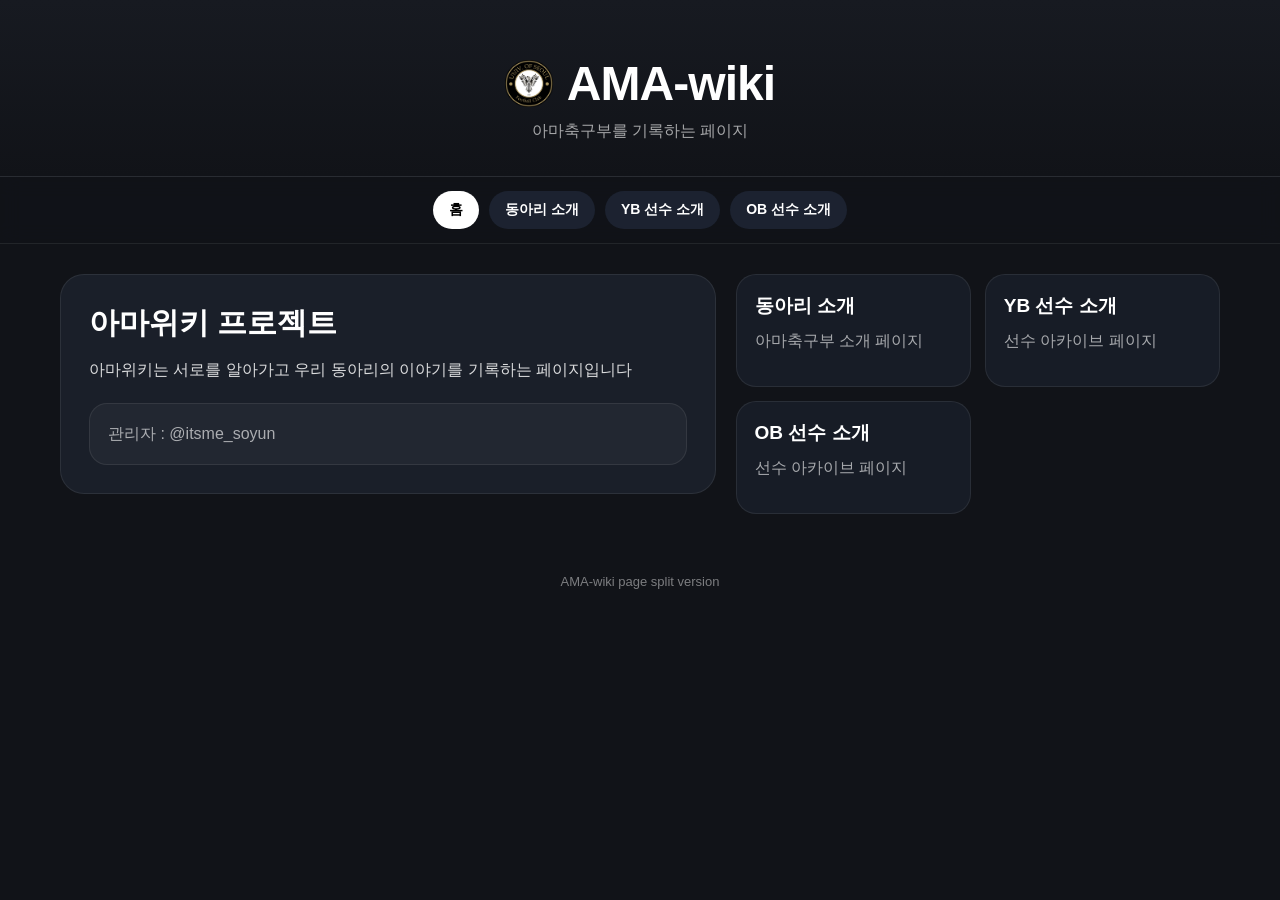
<file: index.html>
<!DOCTYPE html>
<html lang="ko">
<head>
<meta charset="UTF-8">
<meta name="viewport" content="width=device-width, initial-scale=1.0">
<title>AMA-wiki</title>
<link rel="stylesheet" href="style.css">
</head>
<body>
<header class="hero">
  <h1 class="logo-title">
  <img src="image2/logo.png" alt="logo" class="logo-img">
  AMA-wiki
</h1>
  <p>아마축구부를 기록하는 페이지</p>
</header>
<nav class="main-nav"><a href="index.html" class="active">홈</a><a href="club.html" class="">동아리 소개</a><a href="yb.html" class="">YB 선수 소개</a><a href="ob.html" class="">OB 선수 소개</a></nav>
<main class="container">
  <section class="home-grid">
    <div class="intro-card">
      <h2>아마위키 프로젝트</h2>
      <p>아마위키는 서로를 알아가고 우리 동아리의 이야기를 기록하는 페이지입니다</p>
      <div class="notice">관리자 : @itsme_soyun</div>
    </div>
    <div class="link-grid">
      <a class="link-card" href="club.html">
        <h3>동아리 소개</h3>
        <p>아마축구부 소개 페이지</p>
      </a>
      <a class="link-card" href="yb.html">
        <h3>YB 선수 소개</h3>
        <p>선수 아카이브 페이지</p>
      </a>
      <a class="link-card" href="ob.html">
        <h3>OB 선수 소개</h3>
        <p>선수 아카이브 페이지</p>
      </a>
    </div>
  </section>
</main>
<div class="footer">AMA-wiki page split version</div>
</body>
</html>
</file>
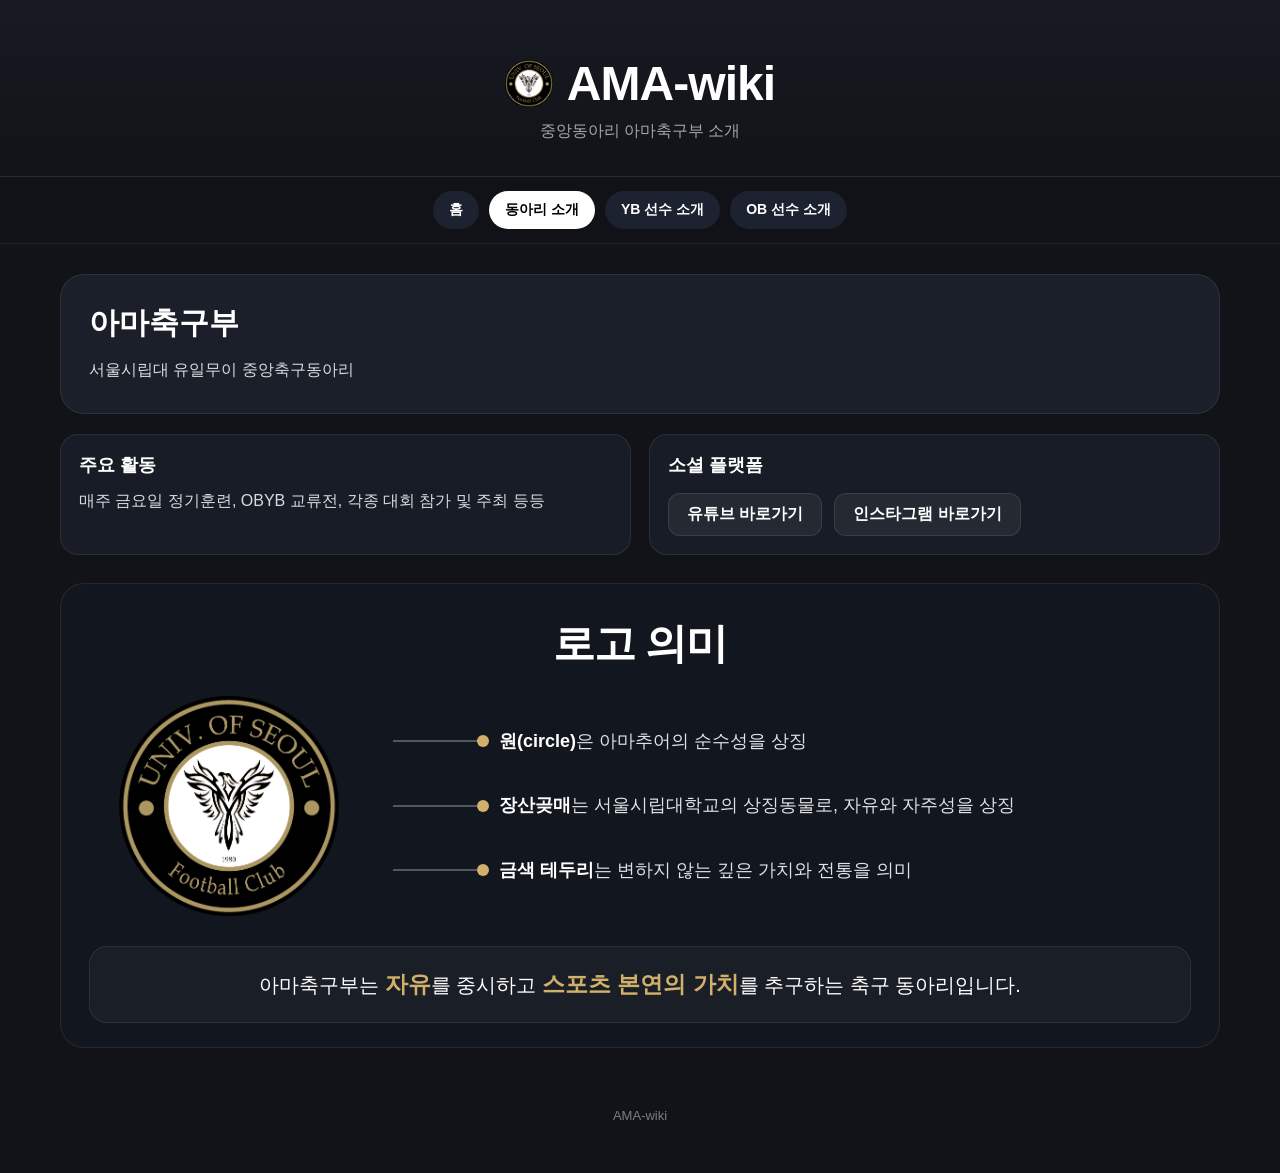
<file: club.html>
<!DOCTYPE html>
<html lang="ko">
<head>
<meta charset="UTF-8">
<meta name="viewport" content="width=device-width, initial-scale=1.0">
<title>동아리 소개 | AMA-wiki</title>
<link rel="stylesheet" href="style.css">
</head>
<body>
<header class="hero">
  <h1 class="logo-title">
    <img src="image2/logo.png" alt="logo" class="logo-img">
    AMA-wiki
  </h1>
  <p>중앙동아리 아마축구부 소개</p>
</header>
<nav class="main-nav"><a href="index.html" class="">홈</a><a href="club.html" class="active">동아리 소개</a><a href="yb.html" class="">YB 선수 소개</a><a href="ob.html" class="">OB 선수 소개</a></nav>
<main class="container">
  <section class="intro-card">
    <h2>아마축구부</h2>
    <p>서울시립대 유일무이 중앙축구동아리</p>
  </section>
  <section class="intro-grid">
    <article class="info-box">
      <h3>주요 활동</h3>
      <p>매주 금요일 정기훈련, OBYB 교류전, 각종 대회 참가 및 주최 등등</p>
    </article>
    <article class="info-box">
  <h3>소셜 플랫폼</h3>

  <div class="social-links">
    <a href="https://youtube.com/@ama-uos?si=r1Q3ofP9gM_IFpgq" target="_blank" class="social-link">
      유튜브 바로가기
    </a>
    <a href="https://www.instagram.com/uos_amafootball?utm_source=ig_web_button_share_sheet&igsh=ZDNlZDc0MzIxNw==" target="_blank" class="social-link">
      인스타그램 바로가기
    </a>
  </div>
</article>
  </section>
  <section class="logo-meaning-section">
  <div class="logo-meaning-box">
    <h2 class="logo-meaning-title">로고 의미</h2>

    <div class="logo-meaning-content">
      <div class="logo-area">
        <img src="image2/logo.png" alt="아마축구부 로고" class="logo-big">
      </div>

      <div class="meaning-area">
        <div class="meaning-row">
          <div class="meaning-line"></div>
          <div class="meaning-text">
            <strong>원(circle)</strong>은 아마추어의 순수성을 상징
          </div>
        </div>

        <div class="meaning-row">
          <div class="meaning-line"></div>
          <div class="meaning-text">
            <strong>장산곶매</strong>는 서울시립대학교의 상징동물로, 자유와 자주성을 상징
          </div>
        </div>

        <div class="meaning-row">
          <div class="meaning-line"></div>
          <div class="meaning-text">
            <strong>금색 테두리</strong>는 변하지 않는 깊은 가치와 전통을 의미
          </div>
        </div>
      </div>
    </div>

    <div class="logo-bottom-message">
      아마축구부는 <span>자유</span>를 중시하고 <span>스포츠 본연의 가치</span>를 추구하는 축구 동아리입니다.
    </div>
  </div>
</section>
</main>
<div class="footer">AMA-wiki</div>
</body>
</html>
</file>
<file: style.css>
*{box-sizing:border-box}

:root{
  --bg:#111318;
  --panel:#171c26;
  --panel-2:#1a1f29;
  --line:rgba(255,255,255,.08);
  --text:rgba(255,255,255,.84);
  --muted:rgba(255,255,255,.62);
  --pill:#1c2230;
}

html{scroll-behavior:smooth}

body{
  margin:0;
  font-family:-apple-system,BlinkMacSystemFont,"Apple SD Gothic Neo","Pretendard","Noto Sans KR",Arial,sans-serif;
  background:var(--bg);
  color:#fff;
}

a{
  color:inherit;
  text-decoration:none;
}

img{display:block}

/* 헤더 */
header.hero{
  padding:56px 20px 34px;
  text-align:center;
  border-bottom:1px solid var(--line);
  background:linear-gradient(to bottom,#171a21,#111318);
}

.hero h1{
  margin:0;
  font-size:48px;
  font-weight:800;
  letter-spacing:-.02em;
}

.hero p{
  margin:10px 0 0;
  color:var(--muted);
}

.logo-title{
  display:flex;
  align-items:center;
  justify-content:center;
  gap:14px;
}

.logo-img{
  width:48px;
  height:48px;
  object-fit:contain;
}

/* 네비 */
.main-nav{
  position:sticky;
  top:0;
  z-index:30;
  display:flex;
  justify-content:center;
  gap:10px;
  flex-wrap:wrap;
  padding:14px 16px;
  background:rgba(17,19,24,.88);
  backdrop-filter:blur(10px);
  border-bottom:1px solid var(--line);
}

.main-nav a{
  padding:10px 16px;
  border-radius:999px;
  background:var(--pill);
  color:#fff;
  font-size:14px;
  font-weight:700;
}

.main-nav a.active{
  background:#fff;
  color:#000;
}

/* 공통 레이아웃 */
.container{
  max-width:1200px;
  margin:0 auto;
  padding:30px 20px 60px;
}

.intro-card,
.info-box,
.player-card,
.control-box,
.modal-box{
  border:1px solid var(--line);
}

/* 소개 페이지 */
.intro-card{
  background:var(--panel-2);
  border-radius:24px;
  padding:28px;
  margin-bottom:20px;
}

.intro-card h2,
.section-title{
  margin:0 0 12px;
  font-size:30px;
}

.intro-card p,
.section-desc,
.info-box p{
  margin:0;
  line-height:1.8;
  color:var(--text);
}

.intro-grid{
  display:grid;
  grid-template-columns:repeat(2,1fr);
  gap:18px;
}

.info-box{
  background:var(--panel);
  border-radius:18px;
  padding:18px;
}

.info-box h3{
  margin:0 0 10px;
  font-size:18px;
}

/* 홈 */
.home-grid{
  display:grid;
  grid-template-columns:1.15fr .85fr;
  gap:20px;
}

.link-grid{
  display:grid;
  grid-template-columns:repeat(2,1fr);
  gap:14px;
}

.link-card{
  background:var(--panel);
  border:1px solid var(--line);
  border-radius:20px;
  padding:18px;
  transition:.2s ease;
}

.link-card:hover{
  transform:translateY(-3px);
}

.link-card h3{
  margin:0 0 8px;
  font-size:19px;
}

.link-card p{
  margin:0;
  color:var(--muted);
  line-height:1.7;
}

/* 기존 top-bar 기본 */
.top-bar{
  display:grid;
  grid-template-columns:1fr auto;
  gap:14px;
  align-items:start;
  margin-bottom:24px;
}

.search-box input{
  width:100%;
  padding:14px 16px;
  border:none;
  border-radius:14px;
  background:var(--pill);
  color:#fff;
  font-size:14px;
}

.control-row{
  display:flex;
  gap:10px;
  flex-wrap:wrap;
  justify-content:flex-end;
}

.control-box select,
.toggle-btn{
  padding:12px 14px;
  border:none;
  border-radius:14px;
  background:var(--pill);
  color:#fff;
  font-size:14px;
  cursor:pointer;
}

.toggle-btn.active{
  background:#fff;
  color:#000;
  font-weight:800;
}

/* 선수 소개 페이지용 개선된 상단 바 */
.clean-top-bar{
  display:flex;
  align-items:center;
  justify-content:flex-start;
  gap:14px;
  flex-wrap:nowrap;
  margin-top:10px;
  margin-bottom:22px;
}

.compact-search{
  flex:1;
  max-width:980px;
}

.compact-search input{
  width:100%;
  height:48px;
  padding:0 18px;
  border:1px solid rgba(255,255,255,0.08);
  border-radius:18px;
  background:linear-gradient(135deg, rgba(19,27,45,0.95), rgba(25,35,56,0.92));
  color:#fff;
  font-size:16px;
  outline:none;
  transition:all 0.2s ease;
}

.compact-search input::placeholder{
  color:rgba(255,255,255,0.35);
}

.compact-search input:focus{
  border-color:rgba(255,255,255,0.18);
  box-shadow:0 0 0 4px rgba(255,255,255,0.04);
}

.clean-controls{
  display:flex;
  align-items:center;
  gap:10px;
  flex-shrink:0;
}

.select-wrap{
  position:relative;
  width:138px;
}

.select-wrap select{
  width:100%;
  height:48px;
  padding:0 40px 0 16px;
  border:1px solid rgba(255,255,255,0.08);
  border-radius:18px;
  background:linear-gradient(135deg, rgba(19,27,45,0.95), rgba(25,35,56,0.92));
  color:#fff;
  font-size:16px;
  font-weight:600;
  outline:none;
  appearance:none;
  -webkit-appearance:none;
  -moz-appearance:none;
  cursor:pointer;
  transition:all 0.2s ease;
}

.select-wrap select:focus{
  border-color:rgba(255,255,255,0.18);
  box-shadow:0 0 0 4px rgba(255,255,255,0.04);
}

.select-wrap::after{
  content:"⌄";
  position:absolute;
  right:14px;
  top:50%;
  transform:translateY(-52%);
  color:rgba(255,255,255,0.72);
  font-size:16px;
  pointer-events:none;
}

.select-wrap select option{
  background:#111827;
  color:#ffffff;
}

/* 선수 카드 */
.player-grid{
  display:grid;
  grid-template-columns:repeat(4,1fr);
  gap:20px;
}

.player-card{
  background:var(--panel-2);
  border-radius:20px;
  overflow:hidden;
  cursor:pointer;
  transition:.2s ease;
}

.player-card:hover{
  transform:translateY(-4px);
}

.card-image{
  width:100%;
  height:220px;
  object-fit:cover;
  background:#0e1116;
}

.card-body{
  padding:18px;
}

.badge{
  display:inline-flex;
  align-items:center;
  padding:6px 10px;
  border-radius:999px;
  font-size:12px;
  font-weight:800;
  margin-bottom:12px;
}

.badge.yb{
  background:rgba(76,175,80,.16);
  color:#9be7a0;
}

.badge.ob{
  background:rgba(33,150,243,.16);
  color:#90caf9;
}

.player-name{
  font-size:20px;
  font-weight:800;
  margin-bottom:10px;
}

.card-info{
  display:grid;
  gap:6px;
  font-size:14px;
  color:rgba(255,255,255,.8);
}

.empty{
  text-align:center;
  padding:64px 20px;
  color:var(--muted);
}

/* 모달 */
.modal{
  position:fixed;
  inset:0;
  background:rgba(0,0,0,.72);
  display:none;
  align-items:center;
  justify-content:center;
  padding:20px;
  z-index:100;
}

.modal.show{
  display:flex;
}

.modal-box{
  background:#141923;
  border-radius:24px;
  max-width:920px;
  width:100%;
  max-height:90vh;
  overflow:auto;
}

.modal-inner{
  display:grid;
  grid-template-columns:300px 1fr;
}

.modal-left{
  padding:24px;
  background:#10141c;
}

.modal-img{
  width:100%;
  border-radius:16px;
  object-fit:cover;
}

.modal-name{
  font-size:28px;
  font-weight:800;
  margin-top:14px;
}

.modal-sub{
  margin-top:8px;
  color:rgba(255,255,255,.7);
  line-height:1.6;
}

.modal-right{
  padding:24px;
}

.detail{
  background:var(--panel-2);
  border-radius:14px;
  padding:12px 14px;
  margin-bottom:10px;
}

.label{
  font-size:12px;
  color:rgba(255,255,255,.5);
}

.value{
  margin-top:4px;
  line-height:1.65;
  font-weight:600;
  word-break:keep-all;
}

.insta-wrap{
  display:flex;
  align-items:center;
  gap:10px;
  flex-wrap:wrap;
}

.insta-btn{
  display:inline-flex;
  align-items:center;
  padding:6px 14px;
  border-radius:999px;
  background:transparent;
  border:1px solid rgba(255,255,255,.24);
  color:#fff;
  font-size:12px;
  font-weight:700;
}

/* 안내문 / 푸터 */
.notice{
  margin-top:18px;
  padding:16px 18px;
  border-radius:18px;
  background:rgba(255,255,255,.04);
  color:var(--muted);
  line-height:1.75;
  border:1px solid var(--line);
}

.footer{
  text-align:center;
  padding:0 20px 50px;
  color:rgba(255,255,255,.45);
  font-size:13px;
}

/* 로고 의미 섹션 */
.logo-meaning-section{
  margin-top:28px;
}

.logo-meaning-box{
  background:#11161f;
  border:1px solid rgba(255,255,255,.08);
  border-radius:24px;
  padding:32px 28px 24px;
  color:#fff;
}

.logo-meaning-title{
  margin:0 0 24px;
  text-align:center;
  font-size:42px;
  font-weight:800;
  letter-spacing:-.03em;
  color:#fff;
}

.logo-meaning-content{
  display:grid;
  grid-template-columns:280px 1fr;
  gap:24px;
  align-items:center;
}

.logo-area{
  display:flex;
  justify-content:center;
  align-items:center;
}

.logo-big{
  width:100%;
  max-width:220px;
  object-fit:contain;
}

.meaning-area{
  display:flex;
  flex-direction:column;
  gap:34px;
}

.meaning-row{
  display:grid;
  grid-template-columns:90px 1fr;
  column-gap:16px;
  align-items:center;
}

.meaning-line{
  position:relative;
  width:100%;
  height:2px;
  background:rgba(255,255,255,.28);
}

.meaning-line::after{
  content:"";
  position:absolute;
  right:-6px;
  top:50%;
  width:12px;
  height:12px;
  border-radius:50%;
  background:#d0b06a;
  transform:translateY(-50%);
}

.meaning-text{
  font-size:18px;
  line-height:1.7;
  color:rgba(255,255,255,.88);
  word-break:keep-all;
}

.meaning-text strong{
  font-weight:800;
  color:#fff;
}

.logo-bottom-message{
  margin-top:30px;
  background:rgba(255,255,255,.04);
  border:1px solid rgba(255,255,255,.08);
  border-radius:18px;
  padding:18px 20px;
  text-align:center;
  font-size:20px;
  line-height:1.7;
  color:#fff;
}

.logo-bottom-message span{
  color:#d0b06a;
  font-weight:800;
  font-size:1.15em;
}

/* 소셜 링크 */
.social-links{
  display:flex;
  flex-direction:row;
  gap:12px;
  margin-top:16px;
}

.social-link{
  display:inline-block;
  padding:10px 18px;
  border-radius:12px;
  background:rgba(255,255,255,0.06);
  border:1px solid rgba(255,255,255,0.1);
  color:#ffffff;
  text-decoration:none;
  font-weight:600;
  transition:all 0.2s ease;
  white-space:nowrap;
}

.social-link:hover{
  background:rgba(255,255,255,0.12);
  transform:translateY(-2px);
}

/* 숨김 처리 */
#sortName,
#sortGeneration,
.toggle-btn,
.section-title,
.section-desc{
  display:none !important;
}

/* 반응형 */
@media (max-width: 640px){
  .player-grid{
    grid-template-columns:repeat(2,1fr);
    gap: 14px;
  }

  .home-grid{
    grid-template-columns:1fr;
  }

  .logo-meaning-content{
    grid-template-columns:1fr;
    text-align:center;
  }

  .meaning-row{
    grid-template-columns:1fr;
    row-gap:12px;
  }

  .meaning-line{
    max-width:120px;
    margin:0 auto;
  }
}

@media (max-width: 900px){
  .clean-top-bar{
    flex-direction:column;
    align-items:stretch;
    gap:12px;
  }

  .compact-search{
    max-width:100%;
  }

  .clean-controls{
    width:100%;
  }

  .select-wrap{
    width:100%;
  }

  .top-bar{
    grid-template-columns:1fr;
  }

  .intro-grid{
    grid-template-columns:1fr;
  }

  .player-grid{
    grid-template-columns:repeat(2,1fr);
  }

  .modal-inner{
    grid-template-columns:1fr;
  }
}

@media (max-width: 640px){
  .hero h1{
    font-size:36px;
  }

  .container{
    padding:24px 16px 50px;
  }

  .link-grid{
    grid-template-columns:1fr;
  }

  .logo-meaning-title{
    font-size:32px;
  }

  .logo-bottom-message{
    font-size:17px;
  }
}
</file>
